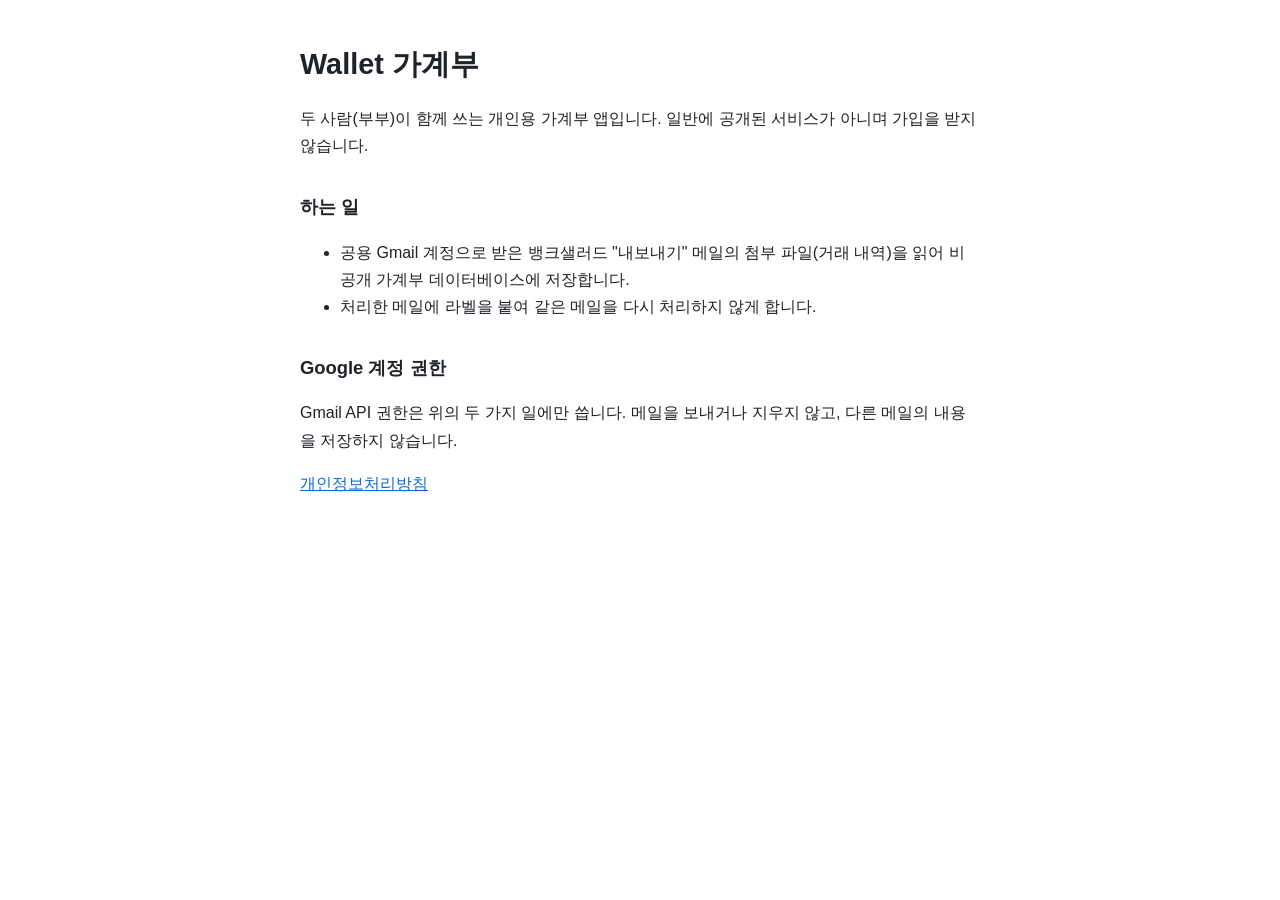
<file: index.html>
<!doctype html>
<html lang="ko">
<head>
<meta charset="utf-8">
<meta name="viewport" content="width=device-width, initial-scale=1">
<title>Wallet 가계부</title>
<link rel="stylesheet" href="style.css">
</head>
<body>
<main>
  <h1>Wallet 가계부</h1>
  <p>두 사람(부부)이 함께 쓰는 개인용 가계부 앱입니다. 일반에 공개된 서비스가 아니며 가입을 받지 않습니다.</p>

  <h2>하는 일</h2>
  <ul>
    <li>공용 Gmail 계정으로 받은 뱅크샐러드 "내보내기" 메일의 첨부 파일(거래 내역)을 읽어 비공개 가계부 데이터베이스에 저장합니다.</li>
    <li>처리한 메일에 라벨을 붙여 같은 메일을 다시 처리하지 않게 합니다.</li>
  </ul>

  <h2>Google 계정 권한</h2>
  <p>Gmail API 권한은 위의 두 가지 일에만 씁니다. 메일을 보내거나 지우지 않고, 다른 메일의 내용을 저장하지 않습니다.</p>

  <p><a href="privacy.html">개인정보처리방침</a></p>
</main>
</body>
</html>
</file>
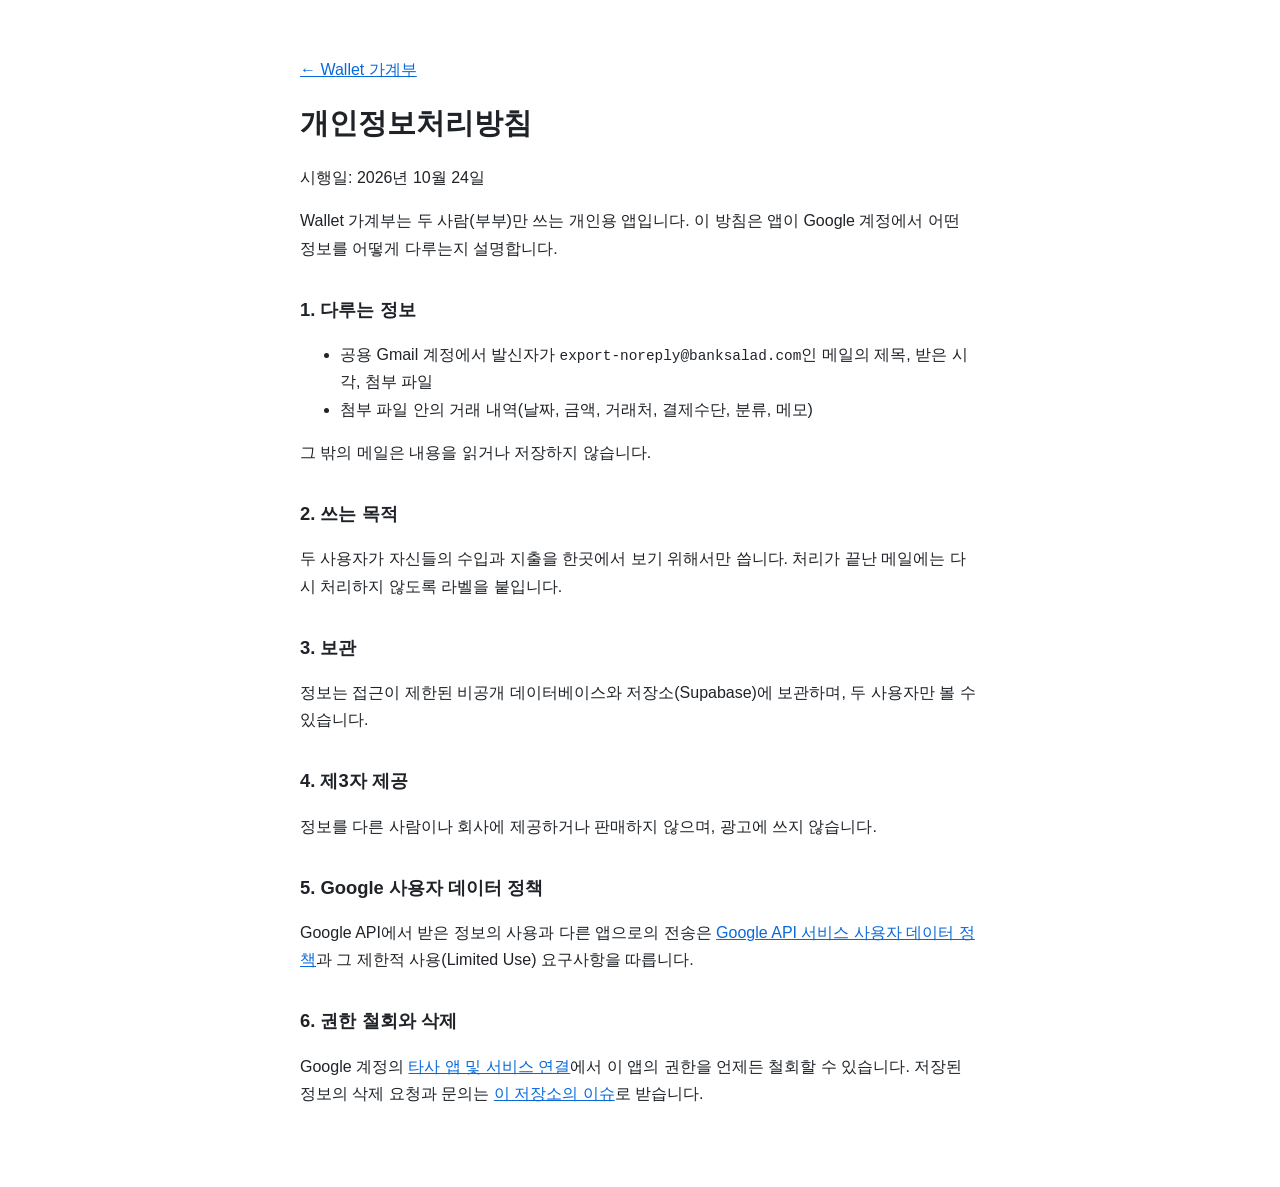
<file: privacy.html>
<!doctype html>
<html lang="ko">
<head>
<meta charset="utf-8">
<meta name="viewport" content="width=device-width, initial-scale=1">
<title>개인정보처리방침 – Wallet 가계부</title>
<link rel="stylesheet" href="style.css">
</head>
<body>
<main>
  <p><a href="./">← Wallet 가계부</a></p>
  <h1>개인정보처리방침</h1>
  <p>시행일: 2026년 10월 24일</p>
  <p>Wallet 가계부는 두 사람(부부)만 쓰는 개인용 앱입니다. 이 방침은 앱이 Google 계정에서 어떤 정보를 어떻게 다루는지 설명합니다.</p>

  <h2>1. 다루는 정보</h2>
  <ul>
    <li>공용 Gmail 계정에서 발신자가 <code>export-noreply@banksalad.com</code>인 메일의 제목, 받은 시각, 첨부 파일</li>
    <li>첨부 파일 안의 거래 내역(날짜, 금액, 거래처, 결제수단, 분류, 메모)</li>
  </ul>
  <p>그 밖의 메일은 내용을 읽거나 저장하지 않습니다.</p>

  <h2>2. 쓰는 목적</h2>
  <p>두 사용자가 자신들의 수입과 지출을 한곳에서 보기 위해서만 씁니다. 처리가 끝난 메일에는 다시 처리하지 않도록 라벨을 붙입니다.</p>

  <h2>3. 보관</h2>
  <p>정보는 접근이 제한된 비공개 데이터베이스와 저장소(Supabase)에 보관하며, 두 사용자만 볼 수 있습니다.</p>

  <h2>4. 제3자 제공</h2>
  <p>정보를 다른 사람이나 회사에 제공하거나 판매하지 않으며, 광고에 쓰지 않습니다.</p>

  <h2>5. Google 사용자 데이터 정책</h2>
  <p>Google API에서 받은 정보의 사용과 다른 앱으로의 전송은 <a href="https://developers.google.com/terms/api-services-user-data-policy">Google API 서비스 사용자 데이터 정책</a>과 그 제한적 사용(Limited Use) 요구사항을 따릅니다.</p>

  <h2>6. 권한 철회와 삭제</h2>
  <p>Google 계정의 <a href="https://myaccount.google.com/connections">타사 앱 및 서비스 연결</a>에서 이 앱의 권한을 언제든 철회할 수 있습니다. 저장된 정보의 삭제 요청과 문의는 <a href="https://github.com/dev-loggi/wallet-app-info/issues">이 저장소의 이슈</a>로 받습니다.</p>
</main>
</body>
</html>
</file>
<file: style.css>
:root { color-scheme: light dark; --bg: #ffffff; --fg: #1f2328; --muted: #59636e; --link: #0969da; }
@media (prefers-color-scheme: dark) { :root { --bg: #0d1117; --fg: #e6edf3; --muted: #9198a1; --link: #4493f8; } }
body { margin: 0; background: var(--bg); color: var(--fg); font: 16px/1.7 -apple-system, BlinkMacSystemFont, "Apple SD Gothic Neo", "Noto Sans KR", sans-serif; }
main { max-width: 680px; margin: 0 auto; padding: 40px 16px 64px; }
h1 { font-size: 1.8rem; margin: 0 0 16px; }
h2 { font-size: 1.15rem; margin: 32px 0 8px; }
a { color: var(--link); }
code { font-size: 0.9em; overflow-wrap: anywhere; }
</file>
